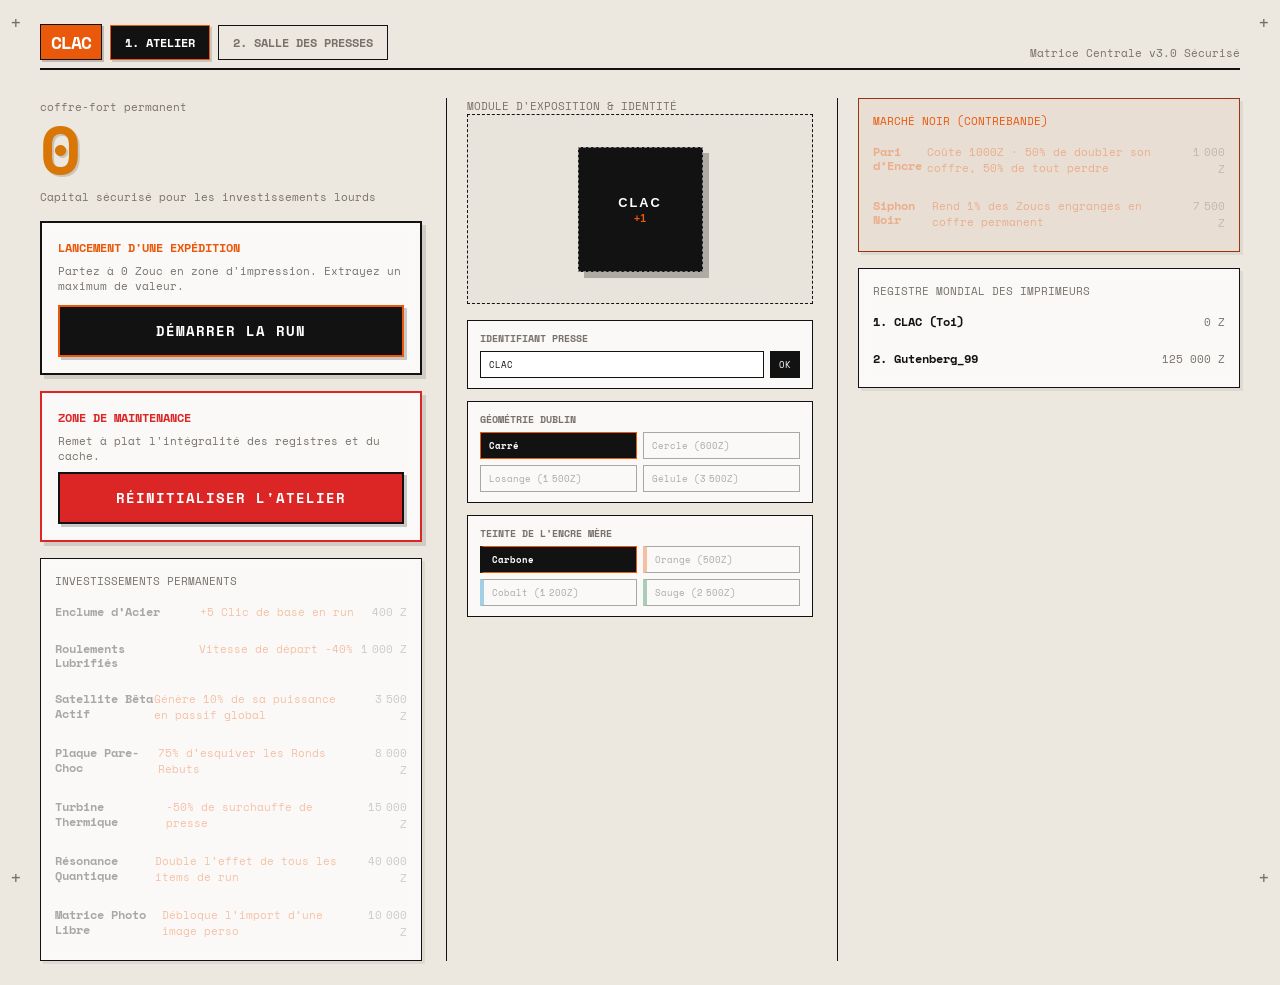
<file: index.html>
<!DOCTYPE html>
<html lang="fr">
<head>
  <meta charset="UTF-8" />
  <meta name="viewport" content="width=device-width, initial-scale=1.0" />
  <title>CLAC — IDLE ROGUE-LITE</title>
  <link rel="preconnect" href="https://fonts.googleapis.com">
  <link rel="preconnect" href="https://fonts.gstatic.com" crossorigin>
  <link href="https://fonts.googleapis.com/css2?family=Space+Mono:ital,wght@0,400;0,700;1,400&display=swap" rel="stylesheet">
  <link rel="stylesheet" href="css/clicker.css?v=3.0">
</head>
<body id="sheet-body-element" class="view-hub">

  <div class="print-cross top-left">+</div>
  <div class="print-cross top-right">+</div>
  <div class="print-cross bottom-left">+</div>
  <div class="print-cross bottom-right">+</div>

  <div id="projectiles-layer" class="projectiles-layer"></div>

  <div id="free-ink-stain" class="free-ink-stain is-hidden">
    <div class="stain-core">
      <span class="stain-title">! BAVURE CORROSIF !</span>
      <span id="stain-hp-pill" class="stain-sub">-- CLICS</span>
    </div>
  </div>

  <div id="run-summary-modal" class="modal-backdrop is-hidden">
    <div class="modal-card">
      <div class="modal-badge" id="modal-badge-status">EXTRACTION TERMINÉE</div>
      <h2 id="modal-summary-title">BILAN DE PRODUCTION</h2>
      <p class="modal-intro" id="modal-summary-desc">Le tirage de la presse a été sécurisé.</p>
      
      <div class="vault-deposit-box">
        <span class="deposit-label">ZOUCS SÉCURISÉS :</span>
        <span id="modal-deposit-amount" class="deposit-val">+0 Z</span>
      </div>

      <button id="btn-return-home" class="btn-primary-action">RENTRER À L'ATELIER</button>
    </div>
  </div>

  <div id="gameover-overlay" class="modal-backdrop is-hidden">
    <div class="modal-card danger-card">
      <div class="modal-badge red">FAILLITE TECHNIQUE</div>
      <h2>DÉPÔT DE BILAN</h2>
      <p class="modal-intro">L'encre a totalement submergé les roulements. Les profits non sécurisés sont perdus.</p>
      <button id="btn-restart-game" class="btn-primary-action red-btn">RÉOUVRIR LE DOSSIER</button>
    </div>
  </div>

  <div class="sheet-frame">
    
    <header class="sheet-header">
      <div class="header-top-nav">
        <div class="mode-tabs">
          <span class="brand-title-top">CLAC</span>
          <button id="tab-nav-hub" class="mode-tab is-active">1. ATELIER</button>
          <button id="tab-nav-run" class="mode-tab">2. SALLE DES PRESSES</button>
          <button id="btn-toggle-pause" class="btn-pause-header is-hidden" title="Pause (P)">PAUSE [P]</button>
          <button id="btn-quit-run" class="btn-quit-header is-hidden" title="Quitter la run et garder 50%">ABANDONNER (50%)</button>
        </div>

        <div class="header-sub">
          <span class="edition" id="status-header-tag">Matrice Centrale v3.0</span>
          <span class="batch" id="sub-header-tag">Sécurisé</span>
        </div>
      </div>
      <div class="thick-rule"></div>
    </header>

    <!-- VUE 1 : L'ATELIER -->
    <main id="view-hub-section" class="screen-view">
      <div class="hub-grid-3">
        
        <section class="hub-vault-col">
          <div class="meta-label">coffre-fort permanent</div>
          <div id="hub-vault-counter" class="giant-counter vault-color">0</div>
          <span class="vault-subtext">Capital sécurisé pour les investissements lourds</span>

          <div class="start-run-card">
            <span class="run-card-title">LANCEMENT D'UNE EXPÉDITION</span>
            <p class="run-card-desc">Partez à 0 Zouc en zone d'impression. Extrayez un maximum de valeur.</p>
            <button id="btn-launch-run" class="btn-primary-action launch-btn">DÉMARRER LA RUN</button>
          </div>

          <div class="start-run-card maintenance-card">
            <span class="run-card-title red-text">ZONE DE MAINTENANCE</span>
            <p class="run-card-desc">Remet à plat l'intégralité des registres et du cache.</p>
            <button id="btn-hard-reset" class="btn-primary-action red-btn">RÉINITIALISER L'ATELIER</button>
          </div>

          <div class="hub-shop-card">
            <div class="shop-headline">investissements permanents</div>
            <div id="hub-perks-list" class="technical-catalog"></div>
          </div>
        </section>

        <section class="hub-craft-col">
          <div class="shop-headline">module d'exposition &amp; identité</div>
          
          <div class="static-pedestal">
            <button id="hub-static-square" class="static-display-tile" aria-label="Gagner des Zoucs">
              <span id="hub-tile-title" class="tile-title">CLAC</span>
              <span class="tile-sub">+1</span>
            </button>
          </div>

          <div class="custom-card">
            <span class="custom-label">IDENTIFIANT PRESSE</span>
            <div style="display: flex; gap: 6px;">
              <input type="text" id="pseudo-input" placeholder="Pseudo..." class="style-choice-btn" style="flex: 1; background: #fff;" maxlength="8">
              <button id="btn-save-pseudo" class="style-choice-btn" style="background: var(--ink-black); color: #fff;"> OK </button>
            </div>
          </div>

          <div class="custom-card">
            <span class="custom-label">GÉOMÉTRIE DUBLIN</span>
            <div class="custom-btn-grid" id="shape-selectors"></div>
          </div>

          <div class="custom-card">
            <span class="custom-label">TEINTE DE L'ENCRE MÈRE</span>
            <div class="custom-btn-grid" id="color-selectors"></div>
          </div>
        </section>

        <section class="hub-social-col">
          <div class="hub-shop-card black-market-box">
            <div class="shop-headline bm-title">marché noir (contrebande)</div>
            <div id="black-market-list" class="technical-catalog"></div>
          </div>

          <div class="hub-shop-card">
            <div class="shop-headline">registre mondial des imprimeurs</div>
            <div id="leaderboard-list" class="technical-catalog"></div>
          </div>
        </section>

      </div>
    </main>

    <!-- VUE 2 : SALLE DES PRESSES -->
    <main id="view-run-section" class="screen-view is-hidden">
      
      <div id="floor-clear-banner" class="floor-clear-banner is-hidden">
        <div class="banner-text">
          <span class="banner-title" id="floor-banner-title">PALIER ATTEINT !</span>
          <span class="banner-sub" id="floor-banner-sub">Encaissez vos gains ou repoussez les limites.</span>
        </div>
        <div class="banner-actions">
          <button id="btn-bank-and-leave" class="banner-btn secure-btn">SÉCURISER &amp; RENTRER</button>
          <button id="btn-continue-run" class="banner-btn continue-btn">POURSUIVRE →</button>
        </div>
      </div>

      <div class="sheet-body">
        
        <section class="col-left">
          <div class="meta-label" id="world-env-label">bénéfice net · monde 01</div>
          <div id="counter" class="giant-counter">0</div>

          <div class="metrics-row">
            <div class="metric-cell">
              <span class="m-label">flux passif</span>
              <span id="stat-passive" class="m-val orange">+0.0</span>
            </div>
            <div class="metric-cell">
              <span class="m-label">puissance clic</span>
              <span id="stat-click" class="m-val orange">+1</span>
            </div>
            <div class="metric-cell">
              <span class="m-label">objectif de palier</span>
              <span id="stat-target" class="m-val orange-text">5 000 Z</span>
            </div>
          </div>

          <div id="heat-container" class="heat-gauge-container">
            <div class="heat-meta">
              <span class="heat-label">pression thermique</span>
              <span id="heat-status" class="heat-state">0% [x1.0 BOOST]</span>
            </div>
            <div class="heat-track">
              <div id="heat-fill" class="heat-fill"></div>
            </div>
            <div id="heat-warning" class="heat-warning-banner is-hidden">
              ! BOURRAGE PAPIER : SYSTÈME VERROUILLÉ !
            </div>
          </div>

          <div class="movement-sandbox" id="sandbox">
            <button id="active-square" class="floating-black-tile" aria-label="Cible principale">
              <span id="run-tile-title" class="tile-title">CLAC</span>
              <span id="tile-gain" class="tile-sub">+1</span>
            </button>

            <button id="beta-square" class="floating-black-tile beta-tile is-hidden" aria-label="Module Bêta">
              <span class="tile-title">BÊTA</span>
              <span id="beta-gain" class="tile-sub">+3</span>
            </button>

            <button id="hazard-square-1" class="hazard-circle" aria-label="Piège 1">
              <span class="hazard-title">REBUT</span>
            </button>
            <button id="hazard-square-2" class="hazard-circle is-hidden" aria-label="Piège 2">
              <span class="hazard-title">REBUT</span>
            </button>
            <button id="hazard-square-3" class="hazard-circle is-hidden" aria-label="Piège 3">
              <span class="hazard-title">REBUT</span>
            </button>
          </div>
        </section>

        <section class="col-right">
          <div class="shop-nav-strip">
            <span class="shop-headline">machines provisoires</span>
          </div>
          <div id="catalog-list" class="technical-catalog" style="margin-bottom: 16px;"></div>

          <div class="shop-nav-strip">
            <span class="shop-headline" style="color: var(--vault-gold);">registre des bonus actifs</span>
          </div>
          <div id="active-bonuses-list" class="technical-catalog active-bonus-box">
            <span style="font-size: 0.65rem; color: var(--muted-gray);">Aucun catalyseur actif.</span>
          </div>
        </section>

      </div>
    </main>

  </div>

  <script src="JavaScript/script.js?v=3.0"></script>
</body>
</html>
</file>
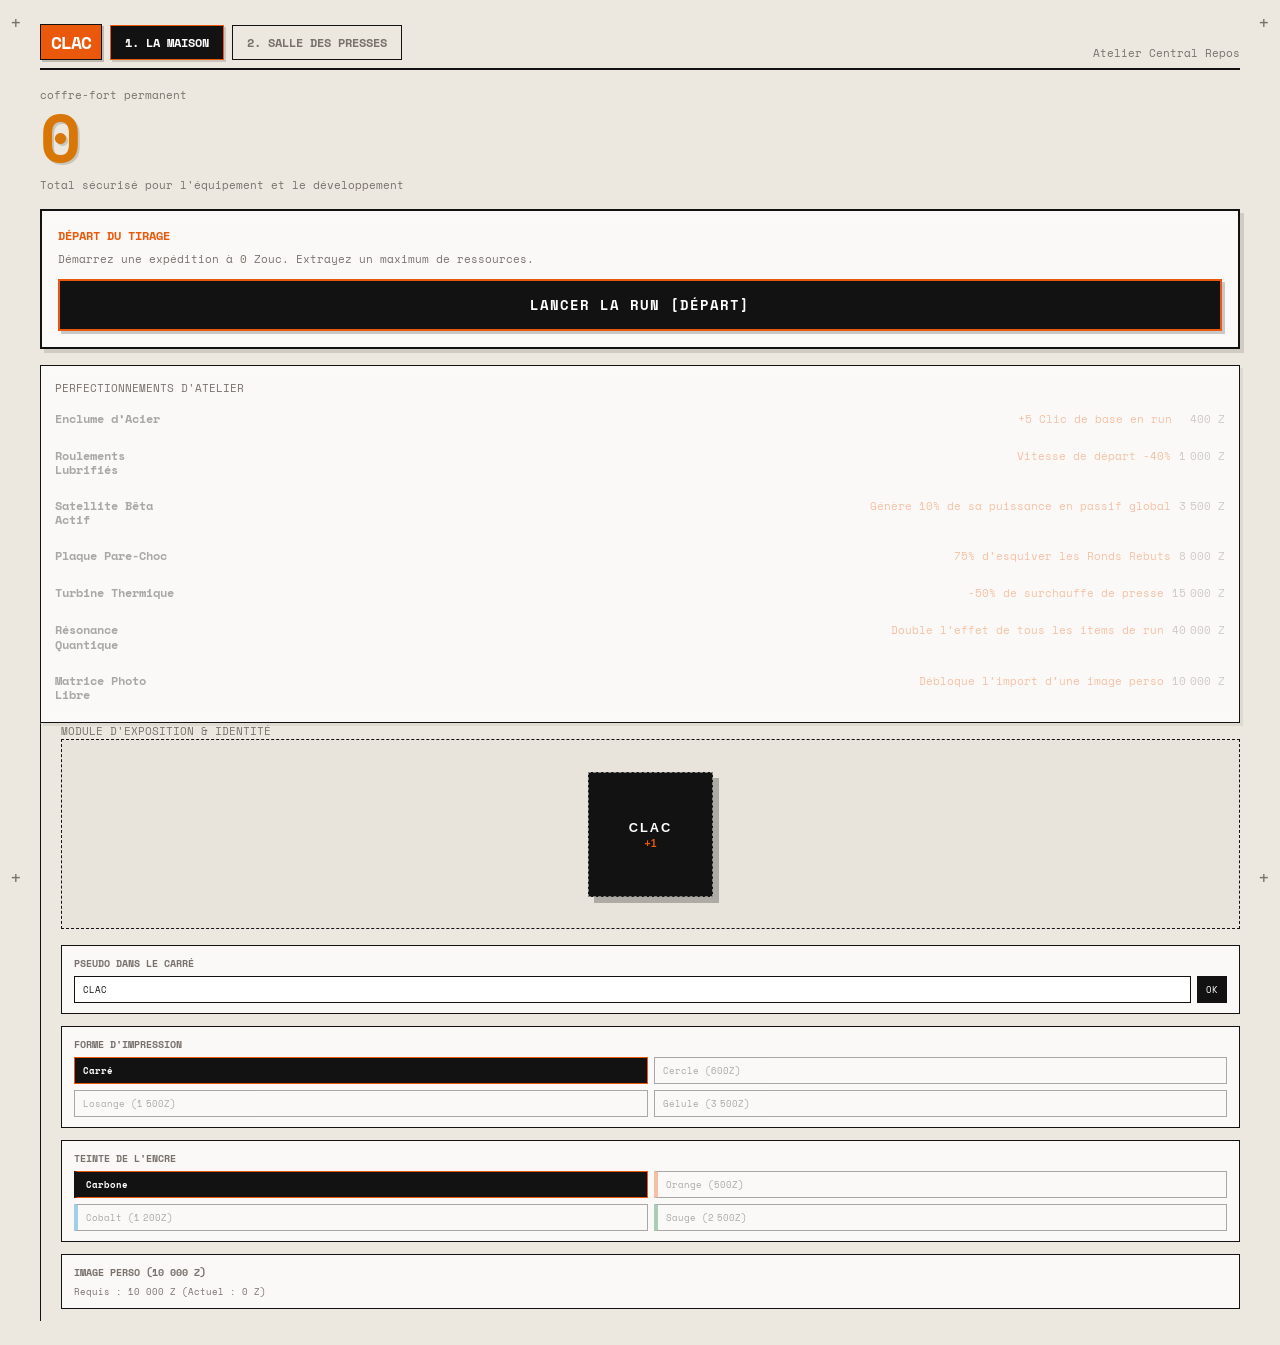
<file: clicker.html>
<!DOCTYPE html>
<html lang="fr">
<head>
  <meta charset="UTF-8" />
  <meta name="viewport" content="width=device-width, initial-scale=1.0" />
  <title>CLAC — RUN &amp; ATELIER</title>
  <link rel="preconnect" href="https://fonts.googleapis.com">
  <link rel="preconnect" href="https://fonts.gstatic.com" crossorigin>
  <link href="https://fonts.googleapis.com/css2?family=Space+Mono:ital,wght@0,400;0,700;1,400&display=swap" rel="stylesheet">
  <link rel="stylesheet" href="css/clicker.css">
</head>
<body id="sheet-body-element" class="view-hub">

  <!-- REPÈRES D'IMPRESSION -->
  <div class="print-cross top-left">+</div>
  <div class="print-cross top-right">+</div>
  <div class="print-cross bottom-left">+</div>
  <div class="print-cross bottom-right">+</div>

  <!-- COUCHE DES PROJECTILES / ORBES -->
  <div id="projectiles-layer" class="projectiles-layer"></div>

  <!-- BAVURE D'ENCRE LIBRE -->
  <div id="free-ink-stain" class="free-ink-stain is-hidden">
    <div class="stain-core">
      <span class="stain-title">! BAVURE CORROSIF !</span>
      <span id="stain-hp-pill" class="stain-sub">-- CLICS</span>
    </div>
  </div>

  <!-- MODALES DE FIN DE RUN ET GAME OVER -->
  <div id="run-summary-modal" class="modal-backdrop is-hidden">
    <div class="modal-card">
      <div class="modal-badge" id="modal-badge-status">RUN TERMINÉE</div>
      <h2 id="modal-summary-title">BILAN D'EXTRACTION</h2>
      <p class="modal-intro" id="modal-summary-desc">Le tirage a pris fin.</p>
      
      <div class="vault-deposit-box">
        <span class="deposit-label">ZOUCS SÉCURISÉS :</span>
        <span id="modal-deposit-amount" class="deposit-val">+0 Z</span>
      </div>

      <button id="btn-return-home" class="btn-primary-action">RENTRER À LA MAISON [ATELIER]</button>
    </div>
  </div>

  <div id="gameover-overlay" class="modal-backdrop is-hidden">
    <div class="modal-card danger-card">
      <div class="modal-badge red">FAILLITE TECHNIQUE</div>
      <h2>DÉPÔT DE BILAN (0 ZOUC)</h2>
      <p class="modal-intro">L'encre a dévoré votre réserve. Tout l'argent non sécurisé de cette run est perdu.</p>
      <button id="btn-restart-game" class="btn-primary-action red-btn">RÉOUVRIR UN DOSSIER [RETRY]</button>
    </div>
  </div>

  <div class="sheet-frame">
    
    <!-- EN-TÊTE : TITRE CLAC EN HAUT À GAUCHE -->
    <header class="sheet-header">
      <div class="header-top-nav">
        <div class="mode-tabs">
          <span class="brand-title-top">CLAC</span>
          <button id="tab-nav-hub" class="mode-tab is-active">1. LA MAISON</button>
          <button id="tab-nav-run" class="mode-tab">2. SALLE DES PRESSES</button>
          <button id="btn-toggle-pause" class="btn-pause-header is-hidden" title="Pause (P)">PAUSE [P]</button>
          <button id="btn-quit-run" class="btn-quit-header is-hidden" title="Quitter la run et garder 50%">ABANDONNER (50%)</button>
        </div>

        <div class="header-sub">
          <span class="edition" id="status-header-tag">Atelier Central</span>
          <span class="batch" id="sub-header-tag">Repos</span>
        </div>
      </div>
      <div class="thick-rule"></div>
    </header>

    <!-- VUE 1 : LA MAISON -->
    <main id="view-hub-section" class="screen-view">
      <div class="hub-grid">
        
        <section class="hub-vault-col">
          <div class="meta-label">coffre-fort permanent</div>
          <div id="hub-vault-counter" class="giant-counter vault-color">0</div>
          <span class="vault-subtext">Total sécurisé pour l'équipement et le développement</span>

          <div class="start-run-card">
            <span class="run-card-title">DÉPART DU TIRAGE</span>
            <p class="run-card-desc">Démarrez une expédition à 0 Zouc. Extrayez un maximum de ressources.</p>
            <button id="btn-launch-run" class="btn-primary-action launch-btn">LANCER LA RUN [DÉPART]</button>
          </div>

          <div class="hub-shop-card">
            <div class="shop-headline">perfectionnements d'atelier</div>
            <div id="hub-perks-list" class="technical-catalog"></div>
          </div>
        </section>

        <section class="hub-craft-col">
          <div class="shop-headline">module d'exposition &amp; identité</div>
          
          <div class="static-pedestal">
            <button id="hub-static-square" class="static-display-tile" aria-label="Gagner des Zoucs">
              <span id="hub-tile-title" class="tile-title">CLAC</span>
              <span class="tile-sub">+1</span>
            </button>
          </div>

          <div class="custom-card">
            <span class="custom-label">PSEUDO DANS LE CARRÉ</span>
            <div style="display: flex; gap: 6px;">
              <input type="text" id="pseudo-input" placeholder="Votre pseudo..." class="style-choice-btn" style="flex: 1; background: #fff;" maxlength="8">
              <button id="btn-save-pseudo" class="style-choice-btn" style="background: var(--ink-black); color: #fff;">OK</button>
            </div>
          </div>

          <div class="custom-card">
            <span class="custom-label">FORME D'IMPRESSION</span>
            <div class="custom-btn-grid" id="shape-selectors"></div>
          </div>

          <div class="custom-card">
            <span class="custom-label">TEINTE DE L'ENCRE</span>
            <div class="custom-btn-grid" id="color-selectors"></div>
          </div>

          <div class="custom-card" id="image-upload-card">
            <span class="custom-label" id="img-upload-title">IMAGE PERSO (BLOQUÉE)</span>
            <input type="file" id="custom-image-input" accept="image/*" class="style-choice-btn" style="width: 100%; display: none;">
            <button id="btn-remove-image" class="style-choice-btn" style="margin-top: 4px; color: #d32f2f; display: none;">Retirer l'image</button>
            <span id="img-upload-info" style="font-size: 0.58rem; color: var(--muted-gray);">Achetez la 'Matrice Photo Libre' pour l'activer.</span>
          </div>
        </section>

      </div>
    </main>

    <!-- VUE 2 : LA RUN -->
    <main id="view-run-section" class="screen-view is-hidden">
      
      <div id="floor-clear-banner" class="floor-clear-banner is-hidden">
        <div class="banner-text">
          <span class="banner-title">PALIER FRANCHI !</span>
          <span class="banner-sub">Encaissez vos gains ou continuez.</span>
        </div>
        <div class="banner-actions">
          <button id="btn-bank-and-leave" class="banner-btn secure-btn">SÉCURISER &amp; RENTRER</button>
          <button id="btn-continue-run" class="banner-btn continue-btn">CONTINUER →</button>
        </div>
      </div>

      <div class="sheet-body">
        
        <section class="col-left">
          <div class="meta-label">bénéfice net de la run</div>
          <div id="counter" class="giant-counter">0</div>

          <div class="metrics-row">
            <div class="metric-cell">
              <span class="m-label">par seconde</span>
              <span id="stat-passive" class="m-val orange">+0.0</span>
            </div>
            <div class="metric-cell">
              <span class="m-label">par clic</span>
              <span id="stat-click" class="m-val orange">+1</span>
            </div>
            <div class="metric-cell">
              <span class="m-label">objectif palier</span>
              <span id="stat-target" class="m-val orange-text">5 000 Z</span>
            </div>
          </div>

          <div id="heat-container" class="heat-gauge-container">
            <div class="heat-meta">
              <span class="heat-label">pression thermique</span>
              <span id="heat-status" class="heat-state">0% [x1.0 BOOST]</span>
            </div>
            <div class="heat-track">
              <div id="heat-fill" class="heat-fill"></div>
            </div>
            <div id="heat-warning" class="heat-warning-banner is-hidden">
              ! BOURRAGE PAPIER : PRESSE BLOQUÉE !
            </div>
          </div>

          <div class="movement-sandbox" id="sandbox">
            <button id="active-square" class="floating-black-tile" aria-label="Cible principale">
              <span id="run-tile-title" class="tile-title">CLAC</span>
              <span id="tile-gain" class="tile-sub">+1</span>
            </button>

            <button id="beta-square" class="floating-black-tile beta-tile is-hidden" aria-label="Module Bêta">
              <span class="tile-title">BÊTA</span>
              <span id="beta-gain" class="tile-sub">+3</span>
            </button>

            <button id="hazard-square-1" class="hazard-tile" aria-label="Piège 1">
              <span class="hazard-title">REBUT</span>
              <span class="hazard-sub">-15%</span>
            </button>
            <button id="hazard-square-2" class="hazard-tile is-hidden" aria-label="Piège 2">
              <span class="hazard-title">REBUT</span>
              <span class="hazard-sub">-15%</span>
            </button>
            <button id="hazard-square-3" class="hazard-tile is-hidden" aria-label="Piège 3">
              <span class="hazard-title">REBUT</span>
              <span class="hazard-sub">-15%</span>
            </button>
          </div>
        </section>

        <!-- BOUTIQUE DE RUN -->
        <section class="col-right">
          <div class="shop-nav-strip">
            <span class="shop-headline">machines provisoires (run)</span>
          </div>
          <div id="catalog-list" class="technical-catalog"></div>
        </section>

      </div>
    </main>

  </div>

  <script src="JavaScript/script.js"></script>
</body>
</html>
</file>
<file: css/clicker.css>
*, *::before, *::after {
  box-sizing: border-box;
  margin: 0;
  padding: 0;
  user-select: none;
  -webkit-user-select: none;
}

:root {
  --paper-bg: #f4f1ea;
  --panel-bg: rgba(255, 255, 255, 0.75);
  --ink-black: #121212;
  --accent-orange: #ea580c;
  --danger-red: #dc2626;
  --vault-gold: #d97706;
  --muted-gray: #78716c;
  --rule-color: #121212;
  --custom-tile-bg: #121212;
}

body {
  min-height: 100vh;
  color: var(--ink-black);
  font-family: 'Space Mono', monospace;
  overflow-x: hidden;
  position: relative;
  display: flex;
  justify-content: center;
  padding: 24px 16px;
  background-color: var(--paper-bg);
  transition: background-color 0.8s cubic-bezier(0.4, 0, 0.2, 1), color 0.4s ease;
}

/* THÈMES DES MONDES D'IMPRESSION (ATMOSPHÈRE IMMERSIVE) */
body.view-hub { --paper-bg: #ede8df; }
body.world-1 { --paper-bg: #f4f1ea; }
body.world-2 { 
  --paper-bg: #1a1a1c; 
  --panel-bg: rgba(38, 38, 42, 0.85);
  --ink-black: #f4f4f5; 
  --accent-orange: #f97316; 
  --rule-color: #3f3f46; 
  --muted-gray: #a1a1aa; 
}
body.world-3 { 
  --paper-bg: #e0f2fe; 
  --panel-bg: rgba(255, 255, 255, 0.8);
  --accent-orange: #0284c7; 
  --rule-color: #0369a1; 
}
body.world-4 { 
  --paper-bg: #291507; 
  --panel-bg: rgba(59, 29, 12, 0.85);
  --ink-black: #fef3c7; 
  --accent-orange: #f59e0b; 
  --rule-color: #b45309; 
  --muted-gray: #fde68a; 
}
body.world-5 { 
  --paper-bg: #09090b; 
  --panel-bg: rgba(24, 24, 27, 0.9);
  --ink-black: #fafafa; 
  --accent-orange: #ef4444; 
  --danger-red: #f87171; 
  --rule-color: #52525b; 
  --muted-gray: #a1a1aa; 
}

.brand-title-top {
  font-size: 1.1rem;
  font-weight: 700;
  letter-spacing: -1px;
  color: #fff;
  background: var(--accent-orange);
  padding: 4px 10px;
  border: 1px solid var(--ink-black);
  text-transform: uppercase;
  box-shadow: 2px 2px 0px rgba(0,0,0,0.2);
}

.free-ink-stain {
  position: fixed;
  border-radius: 35% 65% 60% 40% / 50% 40% 60% 50%;
  background: radial-gradient(circle, #09090b 40%, #27110e 80%, #581c87 100%);
  z-index: 120;
  cursor: pointer;
  box-shadow: 0 0 45px rgba(220, 38, 38, 0.6);
  border: 3px dashed #ef4444;
  display: flex;
  align-items: center;
  justify-content: center;
  text-align: center;
  animation: pulse-threat 1s ease-in-out infinite alternate;
  touch-action: manipulation;
  transition: width 0.2s ease, height 0.2s ease;
}

@keyframes pulse-threat {
  from { transform: rotate(0deg) scale(0.97); filter: brightness(1); }
  to { transform: rotate(4deg) scale(1.03); filter: brightness(1.2); }
}

.stain-core { pointer-events: none; display: flex; flex-direction: column; gap: 3px; padding: 8px; }
.stain-title { font-size: 0.68rem; font-weight: 700; color: #f87171; text-shadow: 0 0 8px #000; }
.stain-sub { font-size: 0.6rem; font-weight: 700; color: #ffffff; background: rgba(220, 38, 38, 0.85); padding: 2px 4px; }

.projectiles-layer { position: fixed; inset: 0; pointer-events: none; z-index: 95; overflow: hidden; }

.incoming-orb {
  position: absolute;
  width: 36px;
  height: 36px;
  border-radius: 50%;
  background: var(--ink-black);
  border: 2px dashed var(--accent-orange);
  box-shadow: 0 0 12px rgba(234, 88, 12, 0.5);
  cursor: pointer;
  pointer-events: auto;
  touch-action: manipulation;
  display: flex;
  align-items: center;
  justify-content: center;
  color: #fff;
  font-size: 0.65rem;
  font-weight: 700;
  will-change: transform;
  transition: background 0.2s;
}
.incoming-orb:hover { background: var(--danger-red); transform: scale(1.15); }

.floating-black-tile.is-frozen {
  filter: contrast(0.7) brightness(1.6) sepia(0.6) hue-rotate(170deg) !important;
  cursor: wait !important;
  box-shadow: 0 0 20px #38bdf8 !important;
}

.sheet-body.is-paused-mode {
  filter: grayscale(0.4) contrast(0.85);
  opacity: 0.8;
}

.print-cross {
  position: fixed;
  font-size: 1.2rem;
  font-weight: 300;
  color: var(--muted-gray);
  pointer-events: none;
  z-index: 10;
}
.print-cross.top-left { top: 8px; left: 10px; }
.print-cross.top-right { top: 8px; right: 10px; }
.print-cross.bottom-left { bottom: 8px; left: 10px; }
.print-cross.bottom-right { bottom: 8px; right: 10px; }

.modal-backdrop {
  position: fixed;
  inset: 0;
  background: rgba(18, 18, 18, 0.85);
  backdrop-filter: blur(6px);
  -webkit-backdrop-filter: blur(6px);
  z-index: 200;
  display: flex;
  align-items: center;
  justify-content: center;
  padding: 20px;
}

.modal-card {
  width: 100%;
  max-width: 480px;
  background: var(--paper-bg);
  border: 3px solid var(--ink-black);
  box-shadow: 10px 10px 0px rgba(0, 0, 0, 0.35);
  padding: 32px 24px;
  display: flex;
  flex-direction: column;
  gap: 16px;
  color: var(--ink-black);
}

.modal-card.danger-card { border-color: var(--danger-red); box-shadow: 10px 10px 0px rgba(220, 38, 38, 0.3); }
.modal-badge { font-size: 0.7rem; font-weight: 700; color: var(--accent-orange); letter-spacing: 1.5px; }
.modal-badge.red { color: var(--danger-red); }
.modal-card h2 { font-size: 1.4rem; font-weight: 700; letter-spacing: -1px; }
.modal-intro { font-size: 0.78rem; line-height: 1.5; color: var(--muted-gray); }

.vault-deposit-box {
  border: 2px solid var(--ink-black);
  background: rgba(0, 0, 0, 0.04);
  padding: 14px;
  display: flex;
  justify-content: space-between;
  align-items: baseline;
}

.deposit-label { font-size: 0.75rem; font-weight: 700; }
.deposit-val { font-size: 1.5rem; font-weight: 700; color: var(--vault-gold); }

.btn-primary-action {
  background: var(--ink-black);
  color: #fff;
  border: 2px solid var(--accent-orange);
  font-family: inherit;
  font-size: 0.85rem;
  font-weight: 700;
  padding: 14px;
  cursor: pointer;
  letter-spacing: 1px;
  text-align: center;
  box-shadow: 3px 3px 0px rgba(0,0,0,0.2);
  transition: transform 0.1s ease, background 0.15s ease;
}

.btn-primary-action:hover { background: var(--accent-orange); transform: translateY(-1px); }
.btn-primary-action:active { transform: translateY(1px); box-shadow: 1px 1px 0px rgba(0,0,0,0.2); }
.btn-primary-action.red-btn { background: var(--danger-red); border-color: var(--ink-black); }
.btn-primary-action.red-btn:hover { background: #b91c1c; }

.sheet-frame {
  width: 100%;
  max-width: 1200px;
  display: flex;
  flex-direction: column;
  position: relative;
  z-index: 2;
}

.sheet-header { margin-bottom: 16px; }

.header-top-nav {
  display: flex;
  justify-content: space-between;
  align-items: flex-end;
  padding-bottom: 8px;
}

.mode-tabs { display: flex; gap: 8px; align-items: center; }

.mode-tab {
  background: transparent;
  border: 1px solid var(--ink-black);
  font-family: inherit;
  font-size: 0.72rem;
  font-weight: 700;
  padding: 8px 14px;
  cursor: pointer;
  color: var(--muted-gray);
  transition: all 0.15s ease;
}

.mode-tab.is-active { background: var(--ink-black); color: #fff; border-color: var(--accent-orange); box-shadow: 2px 2px 0px rgba(0,0,0,0.15); }

.btn-pause-header, .btn-quit-header {
  background: transparent;
  border: 1px dashed var(--ink-black);
  font-family: inherit;
  font-size: 0.65rem;
  font-weight: 700;
  padding: 8px 10px;
  cursor: pointer;
  color: var(--ink-black);
  transition: all 0.15s ease;
}

.btn-pause-header:hover { background: var(--accent-orange); color: #fff; border-style: solid; }
.btn-quit-header { border-color: var(--danger-red); color: var(--danger-red); }
.btn-quit-header:hover { background: var(--danger-red); color: #fff; border-style: solid; }

.header-sub { text-align: right; font-size: 0.68rem; color: var(--muted-gray); line-height: 1.3; }
.thick-rule { width: 100%; height: 2px; background-color: var(--rule-color); }

/* GRILLE PRINCIPALE DE L'ATELIER (3 COLONNES) */
.hub-grid-3 { display: flex; gap: 24px; margin-top: 12px; }
.hub-vault-col { flex: 1.1; display: flex; flex-direction: column; }
.hub-craft-col { flex: 1; display: flex; flex-direction: column; border-left: 1px solid var(--rule-color); padding-left: 20px; }
.hub-social-col { flex: 1.1; display: flex; flex-direction: column; border-left: 1px solid var(--rule-color); padding-left: 20px; }

.vault-color { color: var(--vault-gold) !important; text-shadow: 2px 2px 0px rgba(0, 0, 0, 0.15) !important; }
.vault-subtext { font-size: 0.68rem; color: var(--muted-gray); margin-top: -4px; margin-bottom: 16px; }

.start-run-card {
  border: 2px solid var(--ink-black);
  background: var(--panel-bg);
  padding: 16px;
  display: flex;
  flex-direction: column;
  gap: 8px;
  box-shadow: 4px 4px 0px rgba(0, 0, 0, 0.12);
  margin-bottom: 16px;
  backdrop-filter: blur(4px);
}

.maintenance-card { border-color: var(--danger-red); }
.run-card-title { font-size: 0.72rem; font-weight: 700; color: var(--accent-orange); }
.run-card-title.red-text { color: var(--danger-red); }
.run-card-desc { font-size: 0.66rem; color: var(--muted-gray); line-height: 1.4; }
.launch-btn { margin-top: 4px; }

.hub-shop-card {
  border: 1px solid var(--rule-color);
  background: var(--panel-bg);
  padding: 14px;
  display: flex;
  flex-direction: column;
  gap: 8px;
  backdrop-filter: blur(4px);
  box-shadow: 3px 3px 0px rgba(0,0,0,0.06);
}

.black-market-box {
  border-color: #9a3412;
  background: rgba(154, 52, 18, 0.05);
  margin-bottom: 16px;
}
.bm-title { color: #ea580c !important; }

.static-pedestal {
  height: 190px;
  border: 1px dashed var(--rule-color);
  display: flex;
  align-items: center;
  justify-content: center;
  background: rgba(0, 0, 0, 0.02);
  margin-bottom: 16px;
}

.static-display-tile {
  width: 125px;
  height: 125px;
  background-color: var(--custom-tile-bg);
  border: 1px dashed rgba(255, 255, 255, 0.5);
  box-shadow: 6px 6px 0px rgba(0, 0, 0, 0.25);
  display: flex;
  flex-direction: column;
  align-items: center;
  justify-content: center;
  gap: 3px;
  cursor: pointer;
  outline: none;
  transition: transform 0.1s ease;
}

.static-display-tile:active { transform: scale(0.94); }
.static-display-tile.shape-circle { border-radius: 50% !important; }
.static-display-tile.shape-diamond { border-radius: 4px !important; rotate: 45deg; }
.static-display-tile.shape-diamond * { rotate: -45deg; }
.static-display-tile.shape-pill { border-radius: 24px !important; }

.custom-card {
  border: 1px solid var(--rule-color);
  background: var(--panel-bg);
  padding: 10px 12px;
  display: flex;
  flex-direction: column;
  gap: 6px;
  margin-bottom: 12px;
}

.custom-label { font-size: 0.6rem; font-weight: 700; color: var(--muted-gray); }
.custom-btn-grid { display: grid; grid-template-columns: 1fr 1fr; gap: 6px; }

.style-choice-btn, .style-color-btn {
  background: transparent;
  border: 1px solid var(--rule-color);
  font-family: inherit;
  font-size: 0.58rem;
  padding: 6px 8px;
  cursor: pointer;
  text-align: left;
  color: var(--ink-black);
}

.style-choice-btn.is-active, .style-color-btn.is-active {
  background: var(--ink-black);
  color: #fff;
  border-color: var(--accent-orange);
  font-weight: 700;
}

.style-choice-btn:disabled, .style-color-btn:disabled { opacity: 0.35; cursor: not-allowed; }

.floor-clear-banner {
  background: var(--panel-bg);
  border: 2px solid var(--accent-orange);
  box-shadow: 5px 5px 0px rgba(234, 88, 12, 0.25);
  padding: 12px 16px;
  display: flex;
  justify-content: space-between;
  align-items: center;
  margin-bottom: 16px;
}

.banner-text { display: flex; flex-direction: column; gap: 2px; }
.banner-title { font-size: 0.72rem; font-weight: 700; color: var(--accent-orange); }
.banner-sub { font-size: 0.62rem; color: var(--muted-gray); }
.banner-actions { display: flex; gap: 8px; }

.banner-btn {
  font-family: inherit;
  font-size: 0.65rem;
  font-weight: 700;
  padding: 8px 12px;
  cursor: pointer;
  border: 1px solid var(--ink-black);
}

.secure-btn { background: var(--ink-black); color: #fff; }
.continue-btn { background: var(--accent-orange); color: #fff; border-color: var(--accent-orange); }

.sheet-body { display: flex; gap: 24px; flex: 1; }

.col-left { flex: 1.65; display: flex; flex-direction: column; }
.col-right { flex: 0.85; display: flex; flex-direction: column; border-left: 1px solid var(--rule-color); padding-left: 20px; }

.meta-label { font-size: 0.7rem; color: var(--muted-gray); margin-bottom: 2px; }

.giant-counter {
  font-size: 4.2rem;
  font-weight: 700;
  line-height: 0.95;
  letter-spacing: -3px;
  color: var(--ink-black);
  text-shadow: 4px 4px 0px var(--accent-orange);
  margin-bottom: 12px;
}

.metrics-row {
  display: flex;
  border-top: 1px solid var(--rule-color);
  padding-top: 8px;
  margin-bottom: 12px;
}

.metric-cell { flex: 1; display: flex; flex-direction: column; gap: 2px; }
.m-label { font-size: 0.62rem; color: var(--muted-gray); }
.m-val { font-size: 1rem; font-weight: 700; }
.m-val.orange { color: var(--accent-orange); }
.m-val.orange-text { color: var(--accent-orange); }

.heat-gauge-container {
  border: 1px solid var(--rule-color);
  padding: 8px 10px;
  margin-bottom: 14px;
  background: var(--panel-bg);
}

.heat-meta { display: flex; justify-content: space-between; font-size: 0.62rem; margin-bottom: 4px; }
.heat-label { color: var(--muted-gray); text-transform: uppercase; }
.heat-state { font-weight: 700; color: var(--ink-black); }

.heat-track {
  width: 100%;
  height: 8px;
  background: rgba(0, 0, 0, 0.1);
  border: 1px solid var(--rule-color);
  position: relative;
  overflow: hidden;
}

.heat-fill {
  width: 0%;
  height: 100%;
  background: linear-gradient(90deg, var(--ink-black) 40%, var(--accent-orange) 80%, var(--danger-red) 100%);
  transition: width 0.08s linear;
}

.heat-warning-banner {
  margin-top: 6px;
  padding: 4px;
  background: var(--danger-red);
  color: #fff;
  font-size: 0.62rem;
  font-weight: 700;
  text-align: center;
  letter-spacing: 1px;
}

/* ZONE DE JEU DYNAMIQUE ET FIXE EN HAUTEUR (HAUTE FLUIDITÉ) */
.movement-sandbox {
  flex: 1;
  position: relative;
  border: 1px dashed var(--rule-color);
  overflow: hidden;
  background: var(--panel-bg);
  min-height: 420px;
  height: 420px;
  transition: border-radius 0.5s ease;
}

.sandbox-shape-circle { border-radius: 50% !important; border-style: solid !important; }
.sandbox-shape-diamond { border-radius: 40px !important; border-style: double !important; }
.sandbox-shape-star { border-radius: 20px !important; border-color: var(--danger-red) !important; }

.floating-black-tile {
  position: absolute;
  top: 0;
  left: 0;
  width: 125px;
  height: 125px;
  background-color: var(--custom-tile-bg);
  border: 1px dashed rgba(255, 255, 255, 0.5);
  box-shadow: 6px 6px 0px rgba(0, 0, 0, 0.25);
  cursor: pointer;
  display: flex;
  flex-direction: column;
  align-items: center;
  justify-content: center;
  gap: 4px;
  outline: none;
  touch-action: manipulation;
  will-change: transform;
}

.floating-black-tile.shape-circle { border-radius: 50% !important; }
.floating-black-tile.shape-diamond { border-radius: 4px !important; rotate: 45deg; }
.floating-black-tile.shape-diamond * { rotate: -45deg; }
.floating-black-tile.shape-pill { border-radius: 24px !important; }

.tile-title { font-size: 0.8rem; font-weight: 700; color: #fff; letter-spacing: 2px; }
.tile-sub { font-size: 0.65rem; color: var(--accent-orange); font-weight: 700; }

.beta-tile {
  width: 75px !important;
  height: 75px !important;
  background-color: var(--accent-orange) !important;
  box-shadow: 4px 4px 0px rgba(0, 0, 0, 0.25) !important;
}
.beta-tile .tile-title { font-size: 0.65rem; }
.beta-tile .tile-sub { color: #fff; }

.hazard-circle {
  position: absolute;
  top: 0;
  left: 0;
  width: 44px;
  height: 44px;
  border-radius: 50%;
  background-color: var(--panel-bg);
  border: 2px dashed var(--danger-red);
  box-shadow: 2px 2px 0px rgba(220, 38, 38, 0.3);
  cursor: pointer;
  display: flex;
  align-items: center;
  justify-content: center;
  outline: none;
  touch-action: manipulation;
  will-change: transform;
}

.hazard-circle:hover { background-color: #fee2e2; transform: scale(1.1); }
.hazard-title { font-size: 0.45rem; font-weight: 700; color: var(--danger-red); letter-spacing: 0.5px; }

.shop-nav-strip {
  display: flex;
  justify-content: space-between;
  align-items: baseline;
  border-bottom: 1px solid var(--rule-color);
  padding-bottom: 6px;
  margin-bottom: 10px;
}

.shop-headline { font-size: 0.68rem; color: var(--muted-gray); text-transform: uppercase; }

.technical-catalog {
  display: flex;
  flex-direction: column;
  gap: 8px;
  width: 100%;
}

.tech-row-item {
  background: transparent;
  border: none;
  display: flex;
  justify-content: space-between;
  align-items: baseline;
  font-family: inherit;
  font-size: 0.74rem;
  cursor: pointer;
  padding: 6px 0;
  text-align: left;
  width: 100%;
  color: var(--ink-black);
  transition: opacity 0.2s ease;
}

.tech-row-item:disabled { opacity: 0.35; cursor: not-allowed; }
.tech-row-item:hover:not(:disabled) .t-name { text-decoration: underline; color: var(--accent-orange); }

.t-name { font-weight: 700; max-width: 130px; line-height: 1.2; }
.t-metrics { display: flex; gap: 8px; align-items: baseline; }
.t-gain { color: var(--accent-orange); font-size: 0.68rem; }
.t-price { color: var(--muted-gray); font-size: 0.7rem; min-width: 45px; text-align: right; }

.active-bonus-box {
  background: var(--panel-bg);
  border: 1px dashed var(--vault-gold);
  padding: 10px;
  max-height: 160px;
  overflow-y: auto;
}

.is-hidden { display: none !important; }

.tech-pop-particle {
  position: fixed;
  pointer-events: none;
  font-family: 'Space Mono', monospace;
  font-size: 0.95rem;
  font-weight: 700;
  color: var(--accent-orange);
  z-index: 100;
  animation: tech-rise 0.45s ease-out forwards;
}

.tech-pop-particle.danger { color: var(--danger-red); }

@keyframes tech-rise {
  0%   { transform: translate(-50%, -50%) translateY(0); opacity: 1; }
  100% { transform: translate(-50%, -50%) translateY(-35px); opacity: 0; }
}

@media (max-width: 1000px) {
  .sheet-body, .hub-grid-3 { flex-direction: column; gap: 20px; }
  .col-right, .hub-craft-col, .hub-social-col { border-left: none; padding-left: 0; border-top: 1px solid var(--rule-color); padding-top: 14px; }
  .giant-counter { font-size: 3.4rem; }
}
</file>
